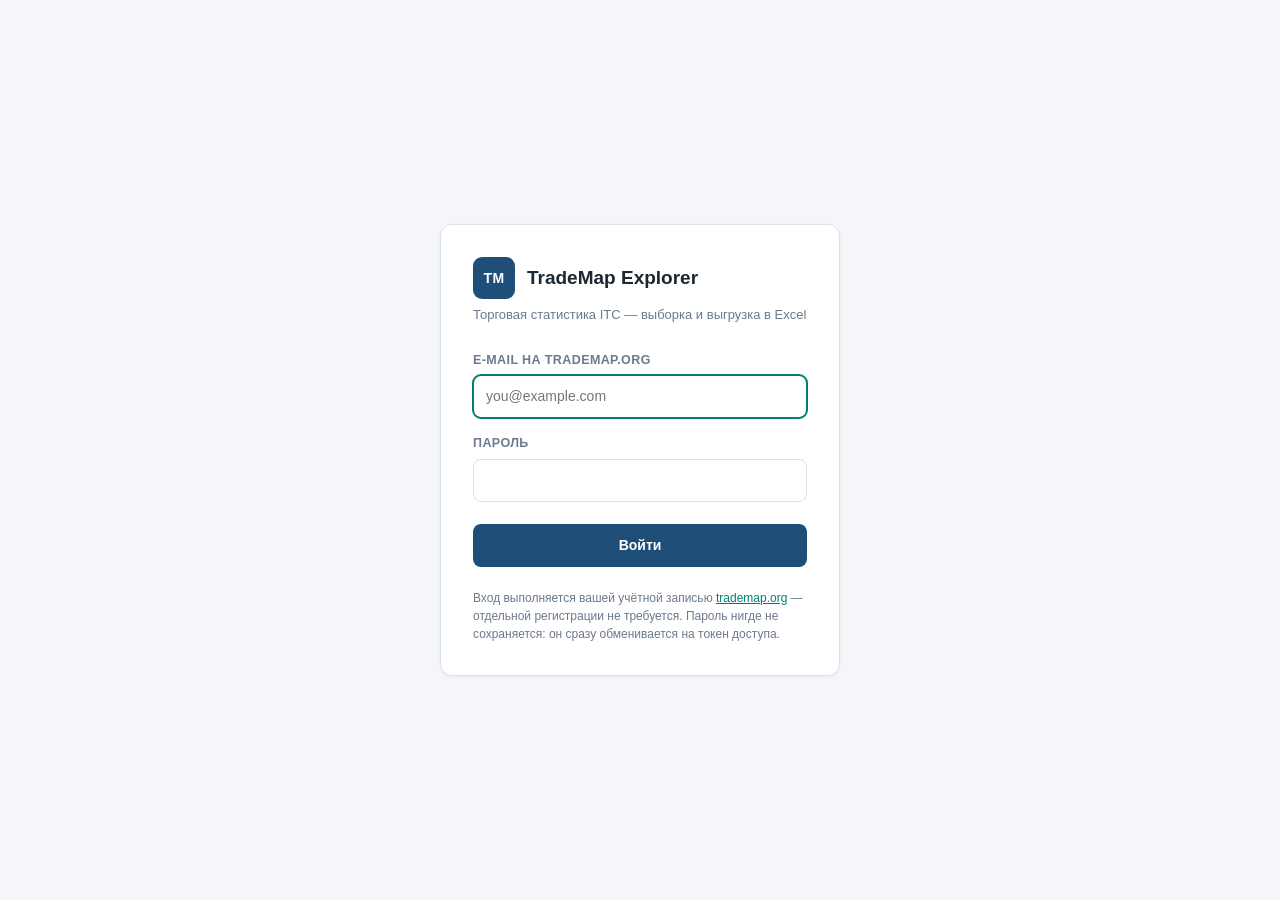
<file: app/static/login.html>
<!doctype html>
<html lang="ru">
<head>
  <meta charset="utf-8">
  <meta name="viewport" content="width=device-width, initial-scale=1">
  <title>Вход — TradeMap Explorer</title>
  <link rel="icon" href="data:image/svg+xml,%3Csvg xmlns='http://www.w3.org/2000/svg' viewBox='0 0 32 32'%3E%3Crect width='32' height='32' rx='6' fill='%231f4e79'/%3E%3Ctext x='16' y='22' font-family='Helvetica,Arial' font-size='15' font-weight='bold' fill='white' text-anchor='middle'%3ETM%3C/text%3E%3C/svg%3E">
  <style>
    :root {
      --bg: #f4f6f9; --panel: #fff; --ink: #1b2733; --muted: #6b7a8c;
      --line: #d9e1ea; --primary: #1f4e79; --accent: #00806c; --danger: #b3261e;
    }
    * { box-sizing: border-box; }
    body {
      margin: 0; min-height: 100vh;
      display: flex; align-items: center; justify-content: center;
      padding: 24px;
      font: 14px/1.5 -apple-system, BlinkMacSystemFont, "Segoe UI", Roboto, Helvetica, Arial, sans-serif;
      background: var(--bg); color: var(--ink);
    }
    .card {
      width: 100%; max-width: 400px; background: var(--panel);
      border: 1px solid var(--line); border-radius: 12px;
      padding: 32px; box-shadow: 0 1px 3px rgba(27, 39, 51, .06);
    }
    .brand { display: flex; align-items: center; gap: 12px; margin-bottom: 6px; }
    .logo {
      width: 42px; height: 42px; border-radius: 9px; flex-shrink: 0;
      background: var(--primary); color: #fff;
      display: grid; place-items: center; font-weight: 700; letter-spacing: .5px;
    }
    h1 { margin: 0; font-size: 19px; }
    .sub { margin: 0 0 26px; font-size: 13px; color: var(--muted); }
    label {
      display: block; font-size: 12.5px; font-weight: 600; color: var(--muted);
      text-transform: uppercase; letter-spacing: .4px; margin-bottom: 6px;
    }
    .field { margin-bottom: 16px; }
    input {
      font: inherit; width: 100%; padding: 10px 12px;
      border: 1px solid var(--line); border-radius: 8px; background: #fff; color: inherit;
    }
    input:focus { outline: 2px solid var(--accent); outline-offset: -1px; }
    button {
      font: inherit; font-weight: 600; width: 100%; padding: 11px;
      margin-top: 6px; border: 0; border-radius: 8px; cursor: pointer;
      background: var(--primary); color: #fff;
    }
    button:hover { filter: brightness(1.1); }
    .error {
      background: #fdeceb; border: 1px solid #f3c4c1; color: var(--danger);
      padding: 10px 12px; border-radius: 8px; margin-bottom: 18px; font-size: 13.5px;
    }
    .note { margin: 22px 0 0; font-size: 12px; color: var(--muted); line-height: 1.5; }
    .note a { color: var(--accent); }
  </style>
</head>
<body>
  <main class="card">
    <div class="brand">
      <span class="logo">TM</span>
      <h1>TradeMap Explorer</h1>
    </div>
    <p class="sub">Торговая статистика ITC — выборка и выгрузка в Excel</p>

    <div id="error" class="error" hidden></div>

    <form method="post" action="/login" autocomplete="on">
      <input type="hidden" name="next" id="next" value="/">
      <div class="field">
        <label for="username">E-mail на trademap.org</label>
        <input type="email" id="username" name="username" required autofocus
               autocomplete="username" spellcheck="false"
               placeholder="you@example.com">
      </div>
      <div class="field">
        <label for="password">Пароль</label>
        <input type="password" id="password" name="password" required
               autocomplete="current-password">
      </div>
      <button type="submit">Войти</button>
    </form>

    <p class="note">
      Вход выполняется вашей учётной записью
      <a href="https://www.trademap.org" target="_blank" rel="noopener">trademap.org</a>
      — отдельной регистрации не требуется. Пароль нигде не сохраняется:
      он сразу обменивается на токен доступа.
    </p>
  </main>

  <script>
    // Показываем ошибку и запоминаем, куда вернуться после входа.
    const params = new URLSearchParams(location.search);
    const box = document.getElementById('error');
    // reason — это отказ самого сервиса, его нужно показать дословно:
    // «неверный пароль» тут было бы враньём.
    const reason = params.get('reason');
    if (reason) {
      box.textContent = reason;
      box.hidden = false;
    } else if (params.get('error')) {
      box.textContent = 'TradeMap не принял эти e-mail и пароль';
      box.hidden = false;
    }
    const next = params.get('next');
    // Принимаем только внутренние пути — чтобы форму нельзя было использовать
    // как перенаправление на чужой сайт.
    if (next && next.startsWith('/') && !next.startsWith('//')) {
      document.getElementById('next').value = next;
    }
  </script>
</body>
</html>
</file>
